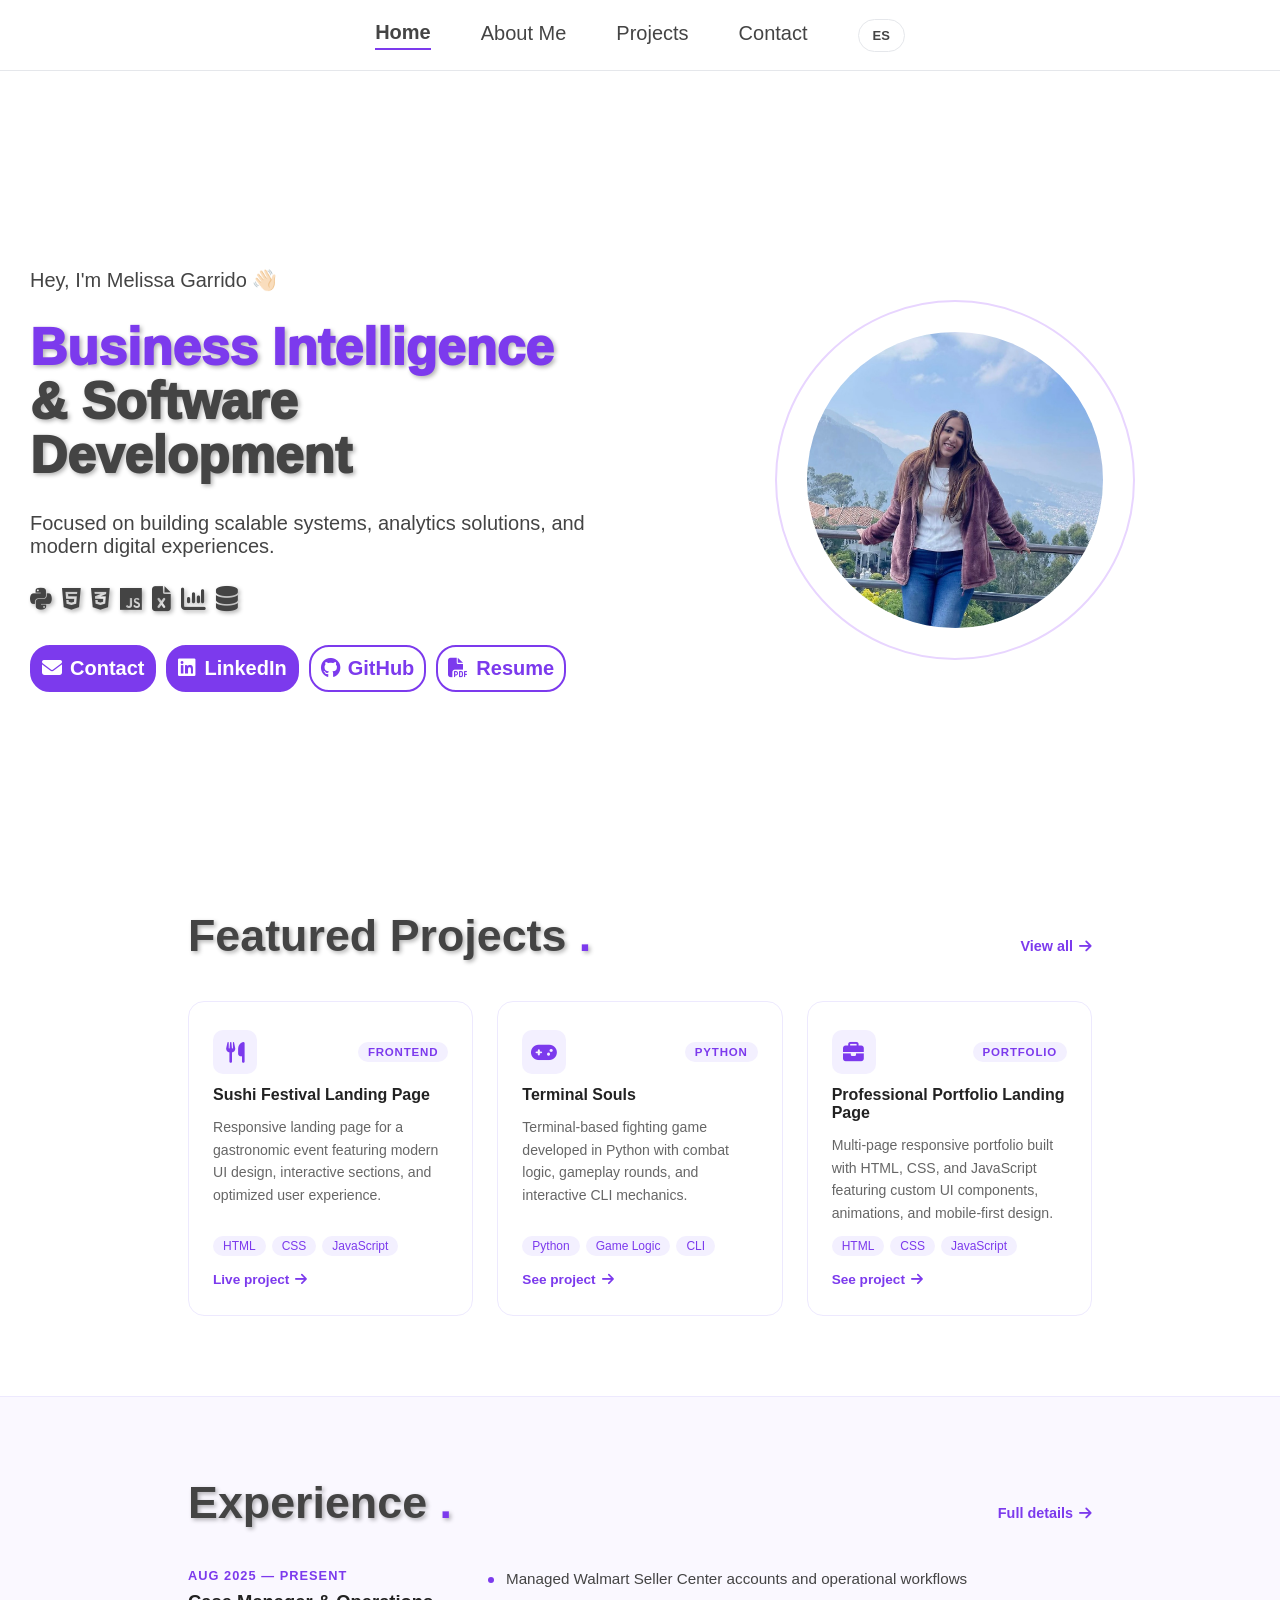
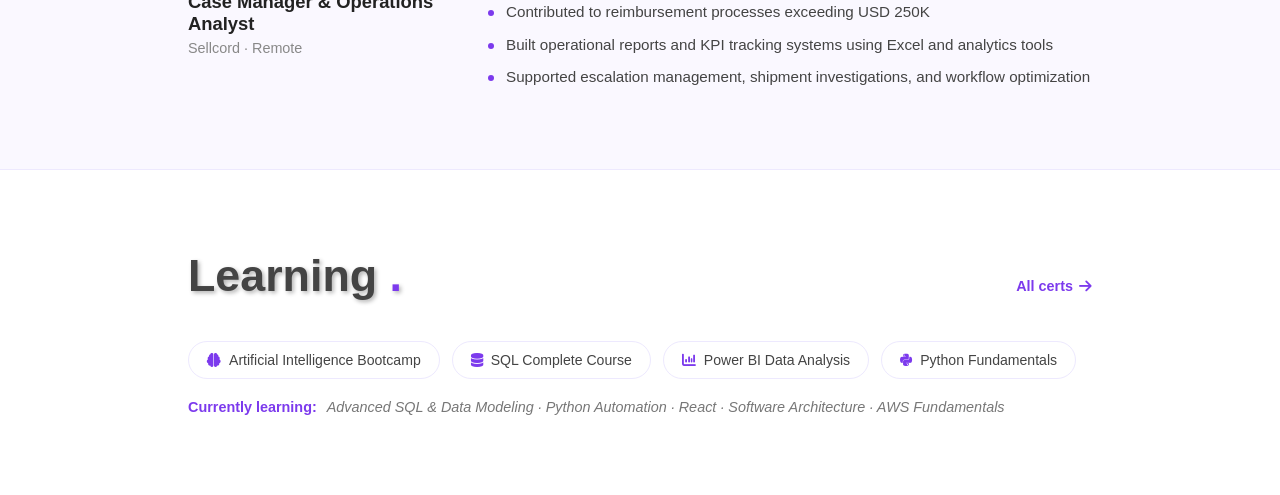
<file: index.html>
<!DOCTYPE html>
<html lang="en">
<head>
    <meta charset="UTF-8">
    <meta name="viewport" content="width=device-width, initial-scale=1.0">
    <link rel="icon" type="image/svg+xml" href="Assets/briefcase.svg">
    <title>Melissa Garrido - Portfolio</title>


    <link rel="stylesheet" href="style.css">

    <link
        rel="stylesheet"
        href="https://cdnjs.cloudflare.com/ajax/libs/font-awesome/6.4.0/css/all.min.css"
    >
</head>

<body>

    <!-- HEADER -->
    <header class="header">

        <a href="index.html" class="headerbtn active" data-en="Home" data-es="Inicio">Home</a>

        <a href="about.html" class="headerbtn" data-en="About Me" data-es="Sobre mí">
            About Me
        </a>

        <a href="projects.html" class="headerbtn" data-en="Projects" data-es="Proyectos">
            Projects
        </a>

        <a href="contact.html" class="headerbtn" data-en="Contact" data-es="Contacto">
            Contact
        </a>


        <button id="lang-toggle" class="lang-btn">
            ES
        </button>

    </header>

    <!-- HERO -->
    <div class="layout">

        <section class="personal-information">

            <span
                class="presentation"
                data-en="Hey, I'm Melissa Garrido 👋🏻"
                data-es="Hola, soy Melissa Garrido 👋🏻"
            >
                Hey, I'm Melissa Garrido 👋🏻
            </span>

            <span class="main-title">

                <span
                    class="highlight"
                    data-en="Business Intelligence"
                    data-es="Inteligencia de Negocios"
                >
                    Business Intelligence
                </span>

                <br>

                <span
                    data-en="& Software Development"
                    data-es="y Desarrollo de Software"
                >
                    &amp; Software Development
                </span>

            </span>

            <span
                class="presentation"
                data-en="Software Developer and Data Analyst based in Colombia, specialized in Python automation, Power BI dashboards, SQL analytics, JavaScript web applications, and operational process optimization. Focused on building scalable systems, analytics solutions, and modern digital experiences."
                data-es="Desarrolladora de Software y Analista de Datos en Colombia, especializada en automatización con Python, dashboards en Power BI, análisis SQL, aplicaciones web con JavaScript y optimización de procesos operativos. Enfocada en construir sistemas escalables, soluciones analíticas y experiencias digitales modernas."
            >
                Focused on building scalable systems,
                analytics solutions, and modern digital experiences.
            </span>

            <!-- SKILLS -->
            <div class="skill-box">

                <i
                    class="skills fa-brands fa-python"
                    title="Python"
                ></i>

                <i
                    class="skills fa-brands fa-html5"
                    title="HTML"
                ></i>

                <i
                    class="skills fa-brands fa-css3-alt"
                    title="CSS"
                ></i>

                <i
                    class="skills fa-brands fa-js"
                    title="JavaScript"
                ></i>

                <i
                    class="skills fa-solid fa-file-excel"
                    title="Excel"
                ></i>

                <i
                    class="skills fa-solid fa-chart-column"
                    title="Power BI"
                ></i>

                <i
                    class="skills fa-solid fa-database"
                    title="SQL"
                ></i>

            </div>

            <!-- BUTTONS -->
            <div class="buttons">

                <a
                    href="contact.html"
                    class="cta-btn filled"
                >
                    <i class="fa-solid fa-envelope"></i>

                    <span data-en="Contact" data-es="Contacto">
                        Contact
                    </span>
                </a>

                <a
                    href="https://www.linkedin.com/in/melissavgs/"
                    class="cta-btn filled"
                    target="_blank"
                    rel="noopener"
                >
                    <i class="fa-brands fa-linkedin"></i>
                    LinkedIn
                </a>

                <a
                    href="https://github.com/melissagarridos"
                    class="cta-btn outline"
                    target="_blank"
                    rel="noopener"
                >
                    <i class="fa-brands fa-github"></i>
                    GitHub
                </a>

                <a
                    href="Assets/Melissa_Garrido_CV.pdf"
                    class="cta-btn outline"
                    target="_blank"
                >
                    <i class="fa-solid fa-file-pdf"></i>

                    <span data-en="Resume" data-es="Hoja de Vida">
                        Resume
                    </span>
                </a>

            </div>

        </section>

        <!-- PHOTO -->
        <section class="photo">

            <img
                src="Assets/IMG_1365.jpg"
                alt="Melissa Garrido"
            >

        </section>

    </div>

    <!-- FEATURED PROJECTS -->
    <section class="home-section" id="home-projects">

        <div class="home-section-inner">

            <div class="home-section-header">

                <h2 class="home-section-title">

                    <span
                        data-en="Featured Projects"
                        data-es="Proyectos Destacados"
                    >
                        Featured Projects
                    </span>

                    <span class="highlight">.</span>

                </h2>

                <a href="projects.html" class="section-link">

                    <span
                        data-en="View all"
                        data-es="Ver todos"
                    >
                        View all
                    </span>

                    <i class="fa-solid fa-arrow-right"></i>

                </a>

            </div>

            <div class="home-projects-grid">

                <!-- SUSHI -->
                <article class="home-project-card">

                    <div class="hpc-top">

                        <div class="hpc-icon">
                            <i class="fa-solid fa-utensils"></i>
                        </div>

                        <span
                            class="hpc-badge"
                            data-en="Frontend"
                            data-es="Frontend"
                        >
                            Frontend
                        </span>

                    </div>

                    <h3
                        class="hpc-title"
                        data-en="Sushi Festival Landing Page"
                        data-es="Landing Page Festival Sushi"
                    >
                        Sushi Festival Landing Page
                    </h3>

                    <p
                        class="hpc-desc"
                        data-en="Responsive landing page for a gastronomic event featuring modern UI design, interactive sections, and optimized user experience."
                        data-es="Landing page responsiva para un evento gastronómico con diseño UI moderno, secciones interactivas y experiencia de usuario optimizada."
                    >
                        Responsive landing page for a gastronomic event
                        featuring modern UI design, interactive sections,
                        and optimized user experience.
                    </p>

                    <div class="hpc-tags">
                        <span>HTML</span>
                        <span>CSS</span>
                        <span>JavaScript</span>
                    </div>

                    <a
                        href="https://festival-gastronomico-baq.netlify.app/"
                        class="hpc-link"
                        target="_blank"
                    >

                        <span
                            data-en="Live project"
                            data-es="Proyecto en vivo"
                        >
                            Live project
                        </span>

                        <i class="fa-solid fa-arrow-right"></i>

                    </a>

                </article>

                <!-- TERMINAL SOULS -->
                <article class="home-project-card">

                    <div class="hpc-top">

                        <div class="hpc-icon">
                            <i class="fa-solid fa-gamepad"></i>
                        </div>

                        <span
                            class="hpc-badge"
                            data-en="Python"
                            data-es="Python"
                        >
                            Python
                        </span>

                    </div>

                    <h3
                        class="hpc-title"
                        data-en="Terminal Souls"
                        data-es="Terminal Souls"
                    >
                        Terminal Souls
                    </h3>

                    <p
                        class="hpc-desc"
                        data-en="Terminal-based fighting game developed in Python with combat logic, gameplay rounds, and interactive CLI mechanics."
                        data-es="Juego de peleas en terminal desarrollado en Python con lógica de combate, rondas de juego y mecánicas interactivas CLI."
                    >
                        Terminal-based fighting game developed in Python
                        with combat logic, gameplay rounds, and
                        interactive CLI mechanics.
                    </p>

                    <div class="hpc-tags">
                        <span>Python</span>
                        <span>Game Logic</span>
                        <span>CLI</span>
                    </div>

                    <a
                        href="https://github.com/melissagarridos/Terminal-Souls"
                        class="hpc-link"
                        target="_blank"
                    >

                        <span
                            data-en="See project"
                            data-es="Ver proyecto"
                        >
                            See project
                        </span>

                        <i class="fa-solid fa-arrow-right"></i>

                    </a>

                </article>

                <!-- PORTFOLIO -->
                <article class="home-project-card">

                    <div class="hpc-top">

                        <div class="hpc-icon">
                            <i class="fa-solid fa-briefcase"></i>
                        </div>

                        <span
                            class="hpc-badge"
                            data-en="Portfolio"
                            data-es="Portafolio"
                        >
                            Portfolio
                        </span>

                    </div>

                    <h3
                        class="hpc-title"
                        data-en="Professional Portfolio Landing Page"
                        data-es="Landing Page de Portafolio Profesional"
                    >
                        Professional Portfolio Landing Page
                    </h3>

                    <p
                        class="hpc-desc"
                        data-en="Multi-page responsive portfolio built with HTML, CSS, and JavaScript featuring custom UI components, animations, and mobile-first design."
                        data-es="Portafolio responsivo multi página construido con HTML, CSS y JavaScript con componentes UI personalizados, animaciones y diseño mobile-first."
                    >
                        Multi-page responsive portfolio built with HTML,
                        CSS, and JavaScript featuring custom UI components,
                        animations, and mobile-first design.
                    </p>

                    <div class="hpc-tags">
                        <span>HTML</span>
                        <span>CSS</span>
                        <span>JavaScript</span>
                    </div>

                    <a
                        href="projects.html"
                        class="hpc-link"
                    >

                        <span
                            data-en="See project"
                            data-es="Ver proyecto"
                        >
                            See project
                        </span>

                        <i class="fa-solid fa-arrow-right"></i>

                    </a>

                </article>

            </div>

        </div>

    </section>

    <!-- EXPERIENCE -->
    <section
        class="home-section home-section-alt"
        id="home-experience"
    >

        <div class="home-section-inner">

            <div class="home-section-header">

                <h2 class="home-section-title">

                    <span
                        data-en="Experience"
                        data-es="Experiencia"
                    >
                        Experience
                    </span>

                    <span class="highlight">.</span>

                </h2>

                <a href="about.html#exp-page" class="section-link">

                    <span
                        data-en="Full details"
                        data-es="Ver detalles"
                    >
                        Full details
                    </span>

                    <i class="fa-solid fa-arrow-right"></i>

                </a>

            </div>

            <div class="exp-snapshot">

                <div class="exp-snap-role">

                    <span
                        class="exp-snap-year"
                        data-en="Aug 2025 — Present"
                        data-es="Ago 2025 — Actualidad"
                    >
                        Aug 2025 — Present
                    </span>

                    <div class="exp-snap-info">

                        <h3
                            data-en="Case Manager & Operations Analyst"
                            data-es="Case Manager y Analista de Operaciones"
                        >
                            Case Manager & Operations Analyst
                        </h3>

                        <span
                            class="exp-snap-company"
                            data-en="Sellcord · Remote"
                            data-es="Sellcord · Remoto"
                        >
                            Sellcord · Remote
                        </span>

                    </div>

                </div>

                <ul class="exp-snap-bullets">

                    <li
                        data-en="Managed Walmart Seller Center accounts and operational workflows"
                        data-es="Gestioné cuentas de Walmart Seller Center y flujos operativos"
                    >
                        Managed Walmart Seller Center accounts
                        and operational workflows
                    </li>

                    <li
                        data-en="Contributed to reimbursement processes exceeding USD 250K"
                        data-es="Contribuí a procesos de reembolsos superiores a USD 250K"
                    >
                        Contributed to reimbursement processes
                        exceeding USD 250K
                    </li>

                    <li
                        data-en="Built operational reports and KPI tracking systems using Excel and analytics tools"
                        data-es="Desarrollé reportes operativos y sistemas de seguimiento KPI usando Excel y herramientas analíticas"
                    >
                        Built operational reports and KPI tracking
                        systems using Excel and analytics tools
                    </li>

                    <li
                        data-en="Supported escalation management, shipment investigations, and workflow optimization"
                        data-es="Apoyé gestión de escalaciones, investigaciones de envíos y optimización de procesos"
                    >
                        Supported escalation management,
                        shipment investigations, and workflow optimization
                    </li>

                </ul>

            </div>

        </div>

    </section>

    <!-- CERTIFICATIONS -->
    <section class="home-section" id="home-certs">

        <div class="home-section-inner">

            <div class="home-section-header">

                <h2 class="home-section-title">

                    <span
                        data-en="Learning"
                        data-es="Aprendizaje"
                    >
                        Learning
                    </span>

                    <span class="highlight">.</span>

                </h2>

                <a href="about.html#certs" class="section-link">

                    <span
                        data-en="All certs"
                        data-es="Todas las certificaciones"
                    >
                        All certs
                    </span>

                    <i class="fa-solid fa-arrow-right"></i>

                </a>

            </div>

            <div class="home-certs-row">

                <div
                    class="home-cert-pill"
                    data-en="Artificial Intelligence Bootcamp"
                    data-es="Bootcamp de Inteligencia Artificial"
                >
                    <i class="fa-solid fa-brain"></i>
                    Artificial Intelligence Bootcamp
                </div>

                <div
                    class="home-cert-pill"
                    data-en="SQL Complete Course"
                    data-es="Curso Completo de SQL"
                >
                    <i class="fa-solid fa-database"></i>
                    SQL Complete Course
                </div>

                <div
                    class="home-cert-pill"
                    data-en="Power BI Data Analysis"
                    data-es="Análisis de Datos con Power BI"
                >
                    <i class="fa-solid fa-chart-column"></i>
                    Power BI Data Analysis
                </div>

                <div
                    class="home-cert-pill"
                    data-en="Python Fundamentals"
                    data-es="Fundamentos de Python"
                >
                    <i class="fa-brands fa-python"></i>
                    Python Fundamentals
                </div>

            </div>

            <div class="home-currently-learning">

                <span
                    class="currently-label"
                    data-en="Currently learning:"
                    data-es="Aprendiendo actualmente:"
                >
                    Currently learning:
                </span>

                <span
                    class="currently-items"
                    data-en="Advanced SQL & Data Modeling · Python Automation · React · Software Architecture · AWS Fundamentals"
                    data-es="SQL Avanzado y Modelado de Datos · Automatización con Python · React · Arquitectura de Software · Fundamentos de AWS"
                >
                    Advanced SQL &amp; Data Modeling ·
                    Python Automation ·
                    React ·
                    Software Architecture ·
                    AWS Fundamentals
                </span>

            </div>

        </div>

    </section>

<script src="index.js"></script>

</body>
</html>
</file>
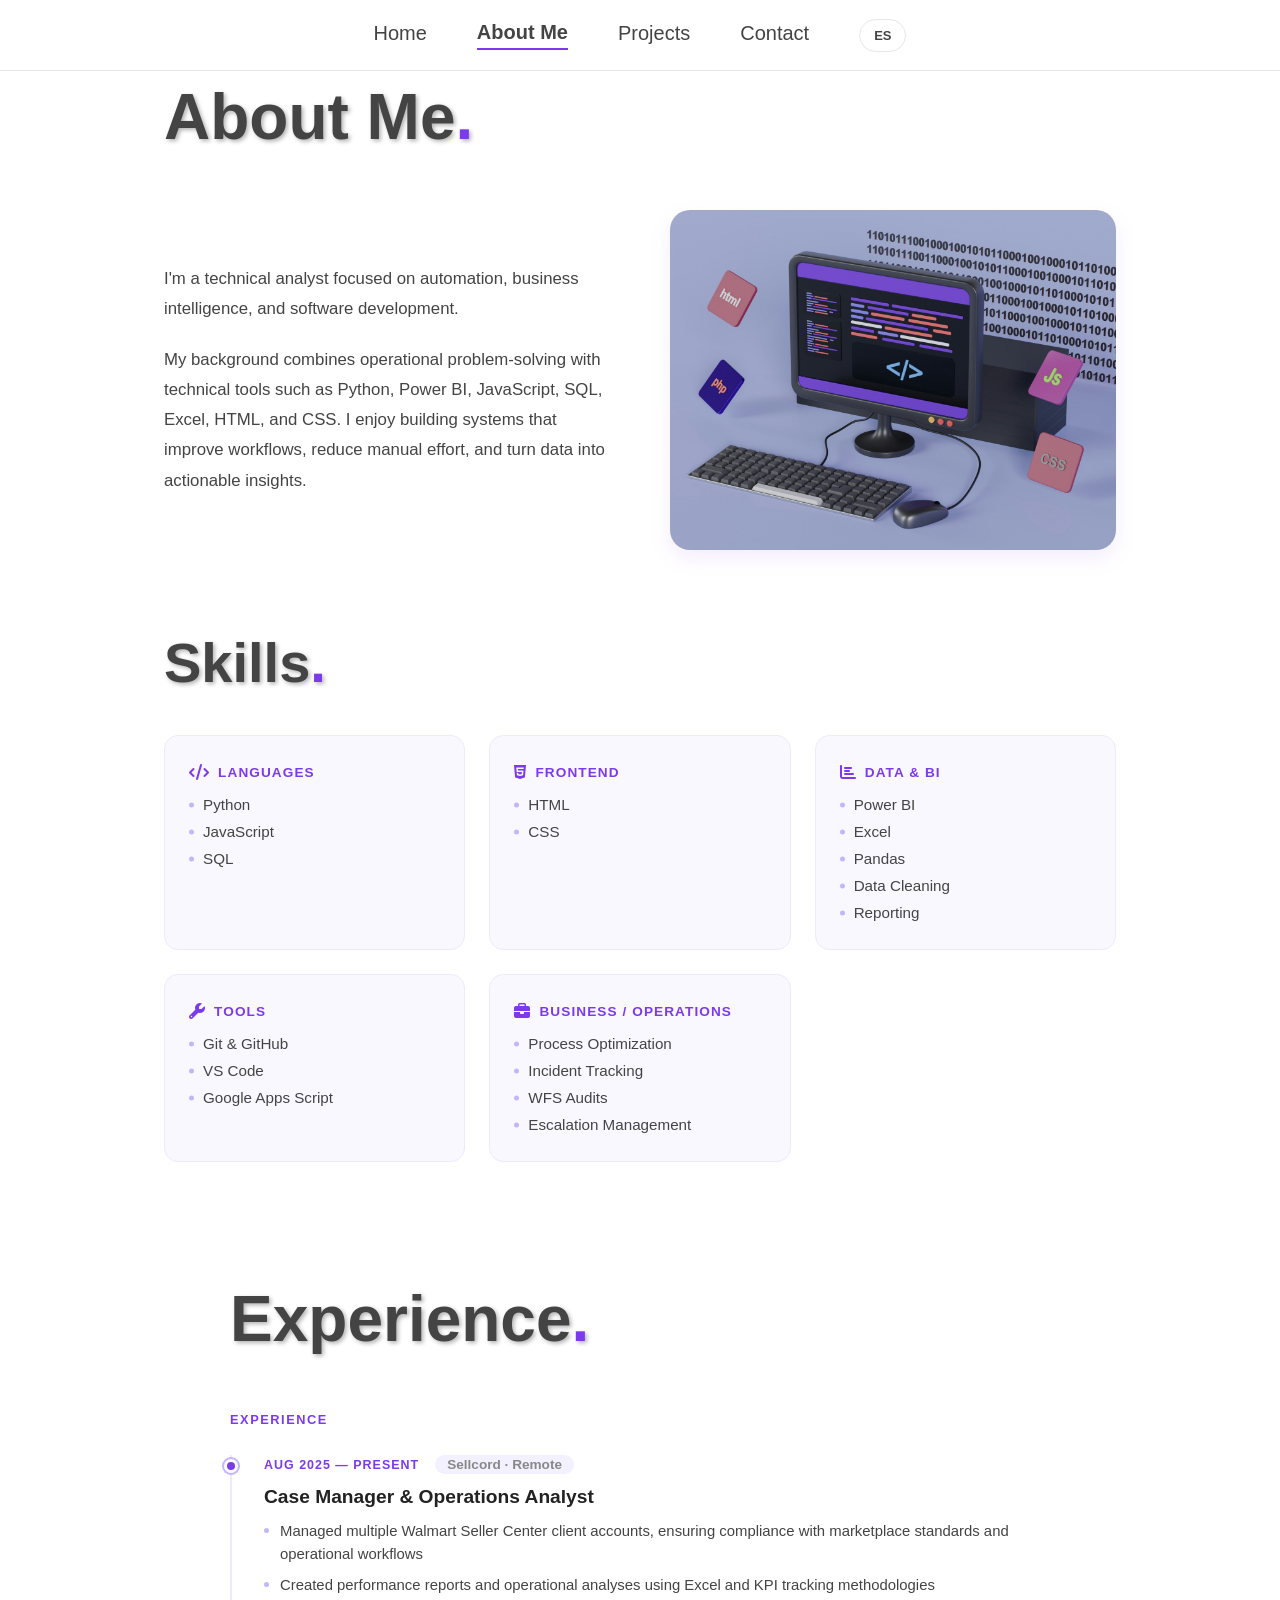
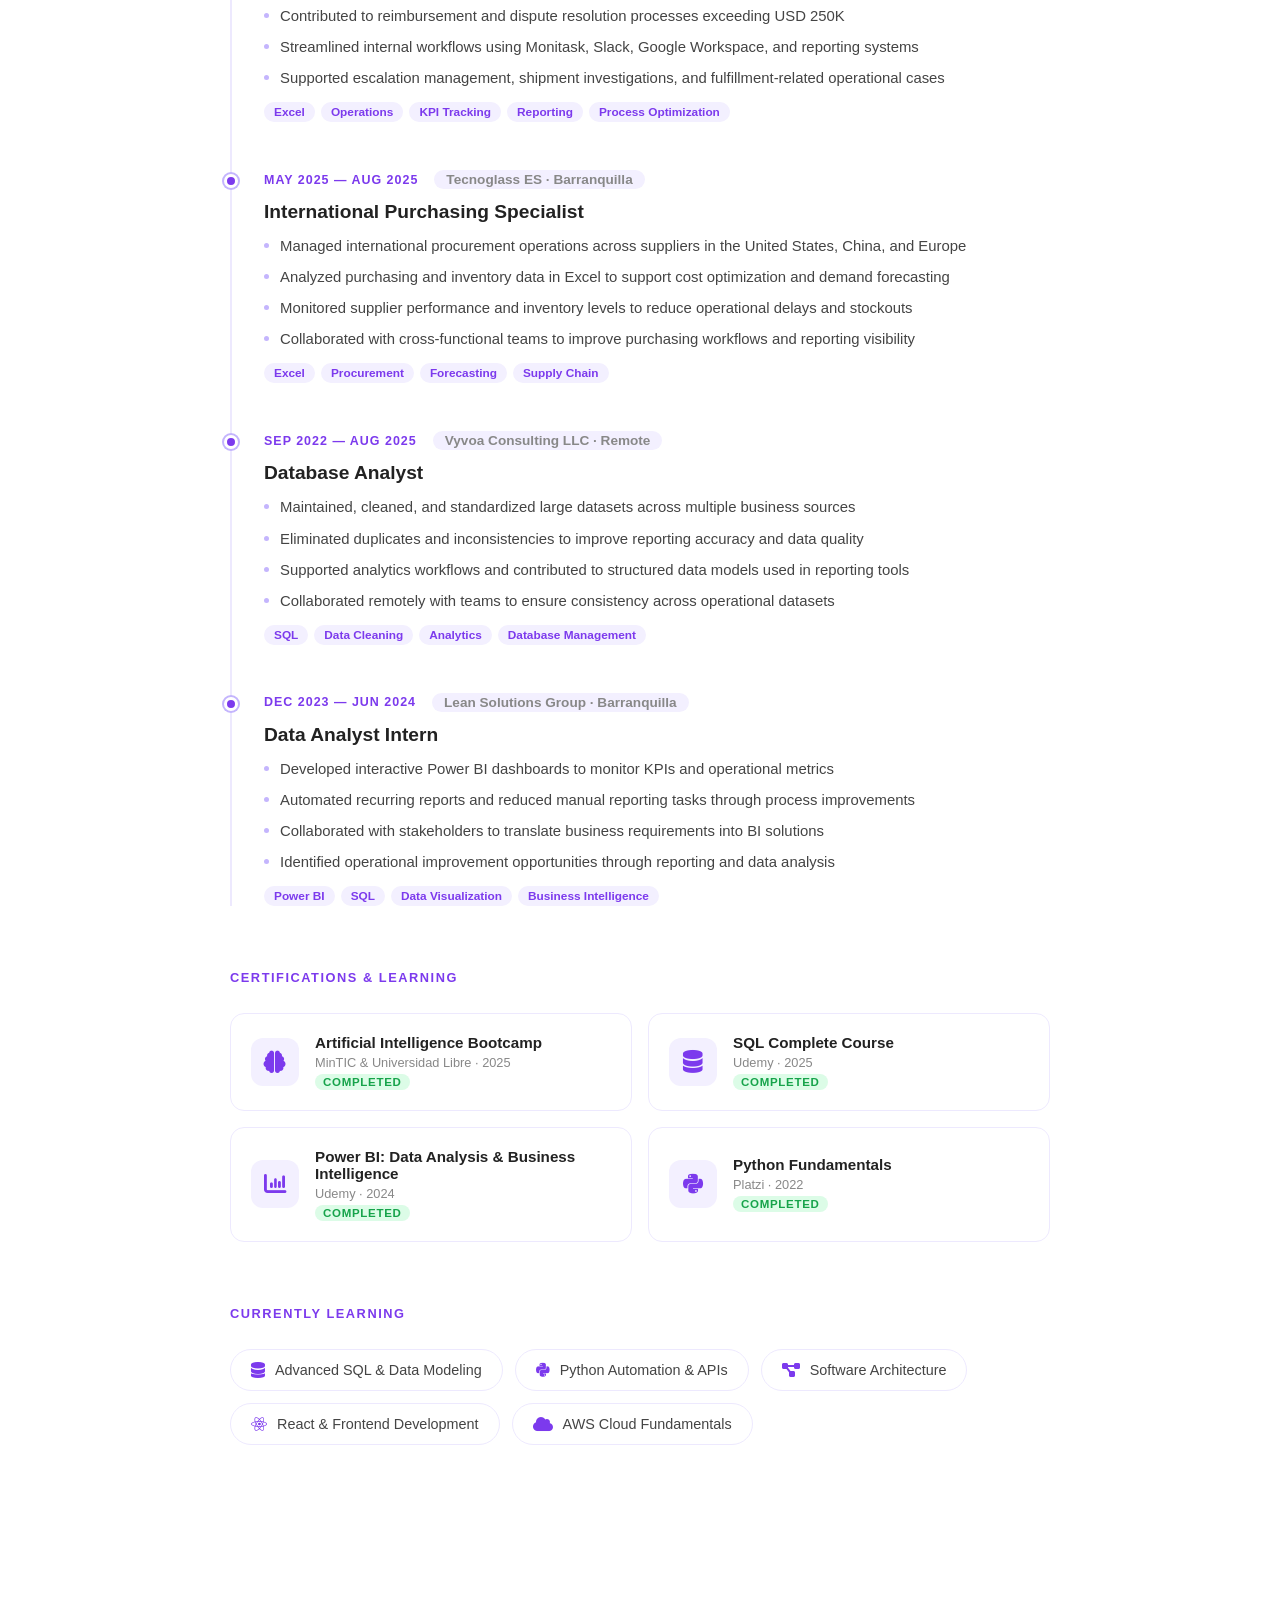
<file: about.html>
<!DOCTYPE html>
<html lang="en">
<head>
    <meta charset="UTF-8">
    <meta name="viewport" content="width=device-width, initial-scale=1.0">
    <link rel="icon" type="image/svg+xml" href="Assets/briefcase.svg">
    <title>Melissa Garrido - Portfolio</title>
    <link rel="stylesheet" href="style.css">
    <link rel="stylesheet" href="https://cdnjs.cloudflare.com/ajax/libs/font-awesome/6.4.0/css/all.min.css">
</head>
<body>

    <!-- HEADER -->
    <header class="header">

        <a href="index.html" class="headerbtn" data-en="Home" data-es="Inicio">
            Home
        </a>

        <a href="about.html" class="headerbtn active" data-en="About Me" data-es="Sobre mí">
            About Me
        </a>

        <a href="projects.html" class="headerbtn" data-en="Projects" data-es="Proyectos">
            Projects
        </a>

        <a href="contact.html" class="headerbtn" data-en="Contact" data-es="Contacto">
            Contact
        </a>

        <button id="lang-toggle" class="lang-btn">
            ES
        </button>

    </header>
    
    <main class="about-page">

        <!-- ── Page Title ── -->
        <section class="about-hero">

            <h1 
                class="title"
                data-en="About Me<span class='highlight'>.</span>"
                data-es="Sobre mí<span class='highlight'>.</span>"
            >
                About Me<span class="highlight">.</span>
            </h1>

        </section>

        <!-- ── Bio + Photo ── -->
        <section class="about-bio-grid">

            <div class="about-bio-text">

                <p
                    data-en="I'm a technical analyst focused on automation, business intelligence, and software development."
                    data-es="Soy una analista técnica enfocada en automatización, inteligencia de negocios y desarrollo de software."
                >
                    I'm a technical analyst focused on automation, business intelligence, and software development.
                </p>

                <p
                    data-en="My background combines operational problem-solving with technical tools such as Python, Power BI, JavaScript, SQL, Excel, HTML, and CSS. I enjoy building systems that improve workflows, reduce manual effort, and turn data into actionable insights."
                    data-es="Mi experiencia combina resolución de problemas operativos con herramientas técnicas como Python, Power BI, JavaScript, SQL, Excel, HTML y CSS. Disfruto construir sistemas que mejoren flujos de trabajo, reduzcan tareas manuales y conviertan datos en información útil."
                >
                    My background combines operational problem-solving with technical tools such as Python, Power BI, JavaScript, SQL, Excel, HTML, and CSS. I enjoy building systems that improve workflows, reduce manual effort, and turn data into actionable insights.
                </p>

            </div>

            <div class="about-photo">

                <img src="Assets/coding.jpg" alt="Melissa at work" id="photo-code">

            </div>

        </section>

        <!-- ── Skills ── -->
        <section class="about-skills">

            <h2 
                class="about-skills-title"
                data-en="Skills<span class='highlight'>.</span>"
                data-es="Habilidades<span class='highlight'>.</span>"
            >
                Skills<span class="highlight">.</span>
            </h2>

            <div class="skills-grid">

                <div class="skill-category">

                    <h3 
                        class="skill-cat-title"
                        data-en="<i class='fa-solid fa-code'></i> Languages"
                        data-es="<i class='fa-solid fa-code'></i> Lenguajes"
                    >
                        <i class="fa-solid fa-code"></i> Languages
                    </h3>

                    <ul class="skill-list">
                        <li>Python</li>
                        <li>JavaScript</li>
                        <li>SQL</li>
                    </ul>

                </div>

                <div class="skill-category">

                    <h3 
                        class="skill-cat-title"
                        data-en="<i class='fa-brands fa-html5'></i> Frontend"
                        data-es="<i class='fa-brands fa-html5'></i> Frontend"
                    >
                        <i class="fa-brands fa-html5"></i> Frontend
                    </h3>

                    <ul class="skill-list">
                        <li>HTML</li>
                        <li>CSS</li>
                    </ul>

                </div>

                <div class="skill-category">

                    <h3 
                        class="skill-cat-title"
                        data-en="<i class='fa-solid fa-chart-bar'></i> Data &amp; BI"
                        data-es="<i class='fa-solid fa-chart-bar'></i> Datos &amp; BI"
                    >
                        <i class="fa-solid fa-chart-bar"></i> Data &amp; BI
                    </h3>

                    <ul class="skill-list">

                        <li>Power BI</li>
                        <li>Excel</li>
                        <li>Pandas</li>

                        <li
                            data-en="Data Cleaning"
                            data-es="Limpieza de Datos"
                        >
                            Data Cleaning
                        </li>

                        <li
                            data-en="Reporting"
                            data-es="Reportes"
                        >
                            Reporting
                        </li>

                    </ul>

                </div>

                <div class="skill-category">

                    <h3 
                        class="skill-cat-title"
                        data-en="<i class='fa-solid fa-wrench'></i> Tools"
                        data-es="<i class='fa-solid fa-wrench'></i> Herramientas"
                    >
                        <i class="fa-solid fa-wrench"></i> Tools
                    </h3>

                    <ul class="skill-list">

                        <li>Git &amp; GitHub</li>
                        <li>VS Code</li>

                        <li
                            data-en="Google Apps Script"
                            data-es="Google Apps Script"
                        >
                            Google Apps Script
                        </li>

                    </ul>

                </div>

                <div class="skill-category">

                    <h3 
                        class="skill-cat-title"
                        data-en="<i class='fa-solid fa-briefcase'></i> Business / Operations"
                        data-es="<i class='fa-solid fa-briefcase'></i> Negocios / Operaciones"
                    >
                        <i class="fa-solid fa-briefcase"></i> Business / Operations
                    </h3>

                    <ul class="skill-list">

                        <li
                            data-en="Process Optimization"
                            data-es="Optimización de Procesos"
                        >
                            Process Optimization
                        </li>

                        <li
                            data-en="Incident Tracking"
                            data-es="Seguimiento de Incidentes"
                        >
                            Incident Tracking
                        </li>

                        <li>WFS Audits</li>

                        <li
                            data-en="Escalation Management"
                            data-es="Gestión de Escalaciones"
                        >
                            Escalation Management
                        </li>

                    </ul>

                </div>

            </div>

        </section>

    </main>

        <main id="exp-page" class="exp-page">

        <!-- ── Page Title ── -->
        <section class="exp-hero">
            <h1 class="title">
                <span data-en="Experience" data-es="Experiencia">Experience</span><span class="highlight">.</span>
            </h1>
        </section>

        <!-- ── Work Experience ── -->
        <section class="exp-section">

            <h2 class="section-label" data-en="Experience" data-es="Experiencia">Experience</h2>

            <div class="timeline">

                <!-- Sellcord -->
                <article class="timeline-item">
                    <div class="timeline-marker"></div>
                    <div class="timeline-content">
                        <div class="timeline-meta">
                            <span class="timeline-date" data-en="Aug 2025 — Present" data-es="Ago 2025 — Actualidad">Aug 2025 — Present</span>
                            <span class="timeline-company" data-en="Sellcord · Remote" data-es="Sellcord · Remoto">Sellcord · Remote</span>
                        </div>
                        <h3 class="timeline-role" data-en="Case Manager &amp; Operations Analyst" data-es="Case Manager y Analista de Operaciones">Case Manager & Operations Analyst</h3>
                        <ul class="timeline-bullets">
                            <li data-en="Managed multiple Walmart Seller Center client accounts, ensuring compliance with marketplace standards and operational workflows" data-es="Gestioné múltiples cuentas de clientes en Walmart Seller Center, garantizando el cumplimiento de los estándares del marketplace y los flujos operativos">Managed multiple Walmart Seller Center client accounts, ensuring compliance with marketplace standards and operational workflows</li>
                            <li data-en="Created performance reports and operational analyses using Excel and KPI tracking methodologies" data-es="Creé reportes de rendimiento y análisis operativos usando Excel y metodologías de seguimiento de KPI">Created performance reports and operational analyses using Excel and KPI tracking methodologies</li>
                            <li data-en="Contributed to reimbursement and dispute resolution processes exceeding USD 250K" data-es="Contribuí a procesos de reembolsos y resolución de disputas superiores a USD 250K">Contributed to reimbursement and dispute resolution processes exceeding USD 250K</li>
                            <li data-en="Streamlined internal workflows using Monitask, Slack, Google Workspace, and reporting systems" data-es="Optimicé flujos de trabajo internos usando Monitask, Slack, Google Workspace y sistemas de reportes">Streamlined internal workflows using Monitask, Slack, Google Workspace, and reporting systems</li>
                            <li data-en="Supported escalation management, shipment investigations, and fulfillment-related operational cases" data-es="Apoyé la gestión de escalaciones, investigaciones de envíos y casos operativos relacionados con el fulfillment">Supported escalation management, shipment investigations, and fulfillment-related operational cases</li>
                        </ul>
                        <div class="timeline-tags">
                            <span>Excel</span>
                            <span data-en="Operations" data-es="Operaciones">Operations</span>
                            <span>KPI Tracking</span>
                            <span data-en="Reporting" data-es="Reportes">Reporting</span>
                            <span data-en="Process Optimization" data-es="Optimización de Procesos">Process Optimization</span>
                        </div>
                    </div>
                </article>

                <!-- Tecnoglass -->
                <article class="timeline-item">
                    <div class="timeline-marker"></div>
                    <div class="timeline-content">
                        <div class="timeline-meta">
                            <span class="timeline-date" data-en="May 2025 — Aug 2025" data-es="May 2025 — Ago 2025">May 2025 — Aug 2025</span>
                            <span class="timeline-company">Tecnoglass ES · Barranquilla</span>
                        </div>
                        <h3 class="timeline-role" data-en="International Purchasing Specialist" data-es="Especialista en Compras Internacionales">International Purchasing Specialist</h3>
                        <ul class="timeline-bullets">
                            <li data-en="Managed international procurement operations across suppliers in the United States, China, and Europe" data-es="Gestioné operaciones de compras internacionales con proveedores en Estados Unidos, China y Europa">Managed international procurement operations across suppliers in the United States, China, and Europe</li>
                            <li data-en="Analyzed purchasing and inventory data in Excel to support cost optimization and demand forecasting" data-es="Analicé datos de compras e inventario en Excel para apoyar la optimización de costos y la previsión de demanda">Analyzed purchasing and inventory data in Excel to support cost optimization and demand forecasting</li>
                            <li data-en="Monitored supplier performance and inventory levels to reduce operational delays and stockouts" data-es="Monitoreé el rendimiento de proveedores y los niveles de inventario para reducir retrasos operativos y quiebres de stock">Monitored supplier performance and inventory levels to reduce operational delays and stockouts</li>
                            <li data-en="Collaborated with cross-functional teams to improve purchasing workflows and reporting visibility" data-es="Colaboré con equipos multifuncionales para mejorar los flujos de compras y la visibilidad de reportes">Collaborated with cross-functional teams to improve purchasing workflows and reporting visibility</li>
                        </ul>
                        <div class="timeline-tags">
                            <span>Excel</span>
                            <span data-en="Procurement" data-es="Compras">Procurement</span>
                            <span data-en="Forecasting" data-es="Pronósticos">Forecasting</span>
                            <span data-en="Supply Chain" data-es="Cadena de Suministro">Supply Chain</span>
                        </div>
                    </div>
                </article>

                <!-- Vyvoa -->
                <article class="timeline-item">
                    <div class="timeline-marker"></div>
                    <div class="timeline-content">
                        <div class="timeline-meta">
                            <span class="timeline-date" data-en="Sep 2022 — Aug 2025" data-es="Sep 2022 — Ago 2025">Sep 2022 — Aug 2025</span>
                            <span class="timeline-company" data-en="Vyvoa Consulting LLC · Remote" data-es="Vyvoa Consulting LLC · Remoto">Vyvoa Consulting LLC · Remote</span>
                        </div>
                        <h3 class="timeline-role" data-en="Database Analyst" data-es="Analista de Base de Datos">Database Analyst</h3>
                        <ul class="timeline-bullets">
                            <li data-en="Maintained, cleaned, and standardized large datasets across multiple business sources" data-es="Mantuve, limpié y estandaricé grandes conjuntos de datos de múltiples fuentes empresariales">Maintained, cleaned, and standardized large datasets across multiple business sources</li>
                            <li data-en="Eliminated duplicates and inconsistencies to improve reporting accuracy and data quality" data-es="Eliminé duplicados e inconsistencias para mejorar la precisión de los reportes y la calidad de los datos">Eliminated duplicates and inconsistencies to improve reporting accuracy and data quality</li>
                            <li data-en="Supported analytics workflows and contributed to structured data models used in reporting tools" data-es="Apoyé flujos de trabajo analíticos y contribuí a modelos de datos estructurados usados en herramientas de reportes">Supported analytics workflows and contributed to structured data models used in reporting tools</li>
                            <li data-en="Collaborated remotely with teams to ensure consistency across operational datasets" data-es="Colaboré de forma remota con equipos para garantizar la consistencia en los conjuntos de datos operativos">Collaborated remotely with teams to ensure consistency across operational datasets</li>
                        </ul>
                        <div class="timeline-tags">
                            <span>SQL</span>
                            <span data-en="Data Cleaning" data-es="Limpieza de Datos">Data Cleaning</span>
                            <span data-en="Analytics" data-es="Analítica">Analytics</span>
                            <span data-en="Database Management" data-es="Gestión de Bases de Datos">Database Management</span>
                        </div>
                    </div>
                </article>

                <!-- Lean Solutions -->
                <article class="timeline-item">
                    <div class="timeline-marker"></div>
                    <div class="timeline-content">
                        <div class="timeline-meta">
                            <span class="timeline-date">Dec 2023 — Jun 2024</span>
                            <span class="timeline-company">Lean Solutions Group · Barranquilla</span>
                        </div>
                        <h3 class="timeline-role" data-en="Data Analyst Intern" data-es="Pasante de Análisis de Datos">Data Analyst Intern</h3>
                        <ul class="timeline-bullets">
                            <li data-en="Developed interactive Power BI dashboards to monitor KPIs and operational metrics" data-es="Desarrollé dashboards interactivos en Power BI para monitorear KPIs y métricas operativas">Developed interactive Power BI dashboards to monitor KPIs and operational metrics</li>
                            <li data-en="Automated recurring reports and reduced manual reporting tasks through process improvements" data-es="Automaticé reportes recurrentes y reduje tareas manuales de reporte mediante mejoras en los procesos">Automated recurring reports and reduced manual reporting tasks through process improvements</li>
                            <li data-en="Collaborated with stakeholders to translate business requirements into BI solutions" data-es="Colaboré con stakeholders para traducir requisitos de negocio en soluciones de BI">Collaborated with stakeholders to translate business requirements into BI solutions</li>
                            <li data-en="Identified operational improvement opportunities through reporting and data analysis" data-es="Identifiqué oportunidades de mejora operativa a través de reportes y análisis de datos">Identified operational improvement opportunities through reporting and data analysis</li>
                        </ul>
                        <div class="timeline-tags">
                            <span>Power BI</span>
                            <span>SQL</span>
                            <span data-en="Data Visualization" data-es="Visualización de Datos">Data Visualization</span>
                            <span data-en="Business Intelligence" data-es="Inteligencia de Negocios">Business Intelligence</span>
                        </div>
                    </div>
                </article>

            </div>
        </section>

        <!-- ── Certifications ── -->
        <section id="certs" class="exp-section">

            <h2 class="section-label" data-en="Certifications &amp; Learning" data-es="Certificaciones y Aprendizaje">Certifications & Learning</h2>

            <div class="certs-grid">

                <div class="cert-card">
                    <div class="cert-icon"><i class="fa-solid fa-brain"></i></div>
                    <div class="cert-body">
                        <h4 data-en="Artificial Intelligence Bootcamp" data-es="Bootcamp de Inteligencia Artificial">Artificial Intelligence Bootcamp</h4>
                        <span class="cert-provider">MinTIC &amp; Universidad Libre · 2025</span>
                        <span class="cert-status completed" data-en="Completed" data-es="Completado">Completed</span>
                    </div>
                </div>

                <div class="cert-card">
                    <div class="cert-icon"><i class="fa-solid fa-database"></i></div>
                    <div class="cert-body">
                        <h4 data-en="SQL Complete Course" data-es="Curso Completo de SQL">SQL Complete Course</h4>
                        <span class="cert-provider">Udemy · 2025</span>
                        <span class="cert-status completed" data-en="Completed" data-es="Completado">Completed</span>
                    </div>
                </div>

                <div class="cert-card">
                    <div class="cert-icon"><i class="fa-solid fa-chart-column"></i></div>
                    <div class="cert-body">
                        <h4 data-en="Power BI: Data Analysis &amp; Business Intelligence" data-es="Power BI: Análisis de Datos e Inteligencia de Negocios">Power BI: Data Analysis & Business Intelligence</h4>
                        <span class="cert-provider">Udemy · 2024</span>
                        <span class="cert-status completed" data-en="Completed" data-es="Completado">Completed</span>
                    </div>
                </div>

                <div class="cert-card">
                    <div class="cert-icon"><i class="fa-brands fa-python"></i></div>
                    <div class="cert-body">
                        <h4 data-en="Python Fundamentals" data-es="Fundamentos de Python">Python Fundamentals</h4>
                        <span class="cert-provider">Platzi · 2022</span>
                        <span class="cert-status completed" data-en="Completed" data-es="Completado">Completed</span>
                    </div>
                </div>

            </div>
        </section>

        <!-- ── Currently Learning ── -->
        <section  class="exp-section">

            <h2 class="section-label" data-en="Currently Learning" data-es="Aprendiendo Actualmente">Currently Learning</h2>

            <div class="learning-grid">

                <div class="learning-item">
                    <i class="fa-solid fa-database"></i>
                    <span data-en="Advanced SQL &amp; Data Modeling" data-es="SQL Avanzado y Modelado de Datos">Advanced SQL & Data Modeling</span>
                </div>

                <div class="learning-item">
                    <i class="fa-brands fa-python"></i>
                    <span data-en="Python Automation &amp; APIs" data-es="Automatización con Python y APIs">Python Automation & APIs</span>
                </div>

                <div class="learning-item">
                    <i class="fa-solid fa-diagram-project"></i>
                    <span data-en="Software Architecture" data-es="Arquitectura de Software">Software Architecture</span>
                </div>

                <div class="learning-item">
                    <i class="fa-brands fa-react"></i>
                    <span data-en="React &amp; Frontend Development" data-es="React y Desarrollo Frontend">React & Frontend Development</span>
                </div>

                <div class="learning-item">
                    <i class="fa-solid fa-cloud"></i>
                    <span data-en="AWS Cloud Fundamentals" data-es="Fundamentos de AWS Cloud">AWS Cloud Fundamentals</span>
                </div>

            </div>
        </section>

    </main>

    <script src="index.js"></script>

</body>
</html>
</file>
<file: style.css>
/* ══════════════════════════════════════════════════════
   MELISSA GARRIDO — PORTFOLIO STYLES
   Structure:
     1. CSS Variables & Reset
     2. Header
     3. Home Layout
     4. Titles (shared)
     5. About Page
     6. Contact Page
     7. Pets Page
     8. Home Page — Sections (Projects, Experience, Certs)
     9. Projects Page
    10. Experience Page
    11. Responsive — Large screens (≤ 1440px)
    12. Responsive — Tablet  (≤ 1024px)
    13. Responsive — Mobile  (≤  768px)
    14. Responsive — Small   (≤  480px)
   ══════════════════════════════════════════════════════ */


/* ─── 1. CSS VARIABLES & RESET ───────────────────────── */
:root {
  --primary:       #7C3AED;
  --primary-light: #C4B5FD;
  --text:          #444444;
  --border:        #E5E7EB;
  --bg:            #FFFFFF;
  --radius:        8px;
  --shadow:        0 8px 20px rgba(181, 127, 228, 0.15);
  --hover-shadow:  0 20px 50px rgba(181, 127, 228, 0.20);
  --text-shadow:   2px 2px 4px rgba(0, 0, 0, 0.3);
  --header-height: 70px;
}

*,
*::before,
*::after {
  box-sizing: border-box;
}

body {
  margin: 0;
  color: var(--text);
  background: var(--bg);
  font-family: 'Segoe UI', Tahoma, Geneva, Verdana, sans-serif;
  animation: pageFade 0.8s ease;
}

html {
  scroll-behavior: smooth;
}


/* ─── 2. HEADER ──────────────────────────────────────── */
.header {
  position: fixed;
  top: 0;
  left: 0;
  width: 100%;
  height: var(--header-height);
  display: flex;
  flex-wrap: wrap;
  justify-content: center;
  align-items: center;
  gap: 50px;
  padding: 0.5rem 1rem;
  background: var(--bg);
  box-shadow: 0 1px 0 var(--border);
  z-index: 100;
}

.headerbtn {
  color: var(--text);
  text-decoration: none;
  font-size: 20px;
  font-weight: 500;
  padding-bottom: 4px;
  transition: color 0.2s ease;
}

.headerbtn:hover {
  color: var(--primary-light);
}

.headerbtn.active {
  font-weight: 600;
  color: var(--text);
  border-bottom: 2px solid var(--primary);
}

.lang-btn {
  border: 1px solid var(--border);
  background: #fff;
  color: var(--text);
  padding: 8px 14px;
  border-radius: 20px;
  font-size: 13px;
  font-weight: 600;
  cursor: pointer;
  transition: all 0.25s ease;
}

.lang-btn:hover {
  background: var(--primary);
  color: #fff;
  border-color: var(--primary);
}


/* ─── 3. HOME LAYOUT ─────────────────────────────────── */
.layout {
  display: grid;
  grid-template-columns: 1fr 1fr;
  min-height: calc(100dvh - var(--header-height));

  margin: 0 auto;
  align-items: center;
  justify-items: center;
}

.contact-page {
  padding-top: var(--header-height);
}

.personal-information {
  display: flex;
  flex-direction: column;
  justify-content: center;
  gap: 29px;
  margin: 20px;
}

.presentation {
  font-size: 20px;
}

.center-subtitle {
  font-size: 15px;
  display: flex;
  align-items: center;
  justify-content: center;
  text-align: center;
}

.main-title {
  font-size: clamp(2rem, 4vw, 60px);
  font-weight: 1000;
  line-height: 1.05;
  text-shadow: var(--text-shadow);
  margin: 0;
}

.highlight {
  color: var(--primary);
}


.skill-box {
  display: flex;
  gap: 10px;
  flex-wrap: wrap;
}

.skills {
  font-size: 25px;
  text-shadow: var(--text-shadow);
  transition: transform 0.2s ease;
}

.skills:hover {
  transform: translateY(-2px);
}

/* CTA Buttons */
.buttons {
  display: flex;
  gap: 10px;
  flex-wrap: wrap;
  margin-top: 4px;
}

.cta-btn {
  display: inline-flex;
  align-items: center;
  gap: 8px;
  padding: 10px 10px;
  border-radius: 20px;
  font-size: 20px;
  font-weight: 600;
  text-decoration: none;
  cursor: pointer;
  white-space: nowrap;
}

.cta-btn.filled {
  background: var(--primary);
  color: #fff;
  border: 2px solid var(--primary);
}

.cta-btn.filled:hover {
  background: #6d28d9;
  border-color: #6d28d9;
}

.cta-btn.outline {
  background: transparent;
  color: var(--primary);
  border: 2px solid var(--primary);
}

.cta-btn.outline:hover {
  background: var(--primary);
  color: #fff;
}

/* Photo column */
.photo {
  display: flex;
  align-items: center;
  justify-content: center;
}

.photo img {
  width: 400px;
  height: 400px;
  border-radius: 50%;
  object-fit: cover;
  padding: 30px;
  border: 2px solid #e8d5ff;
}

.photo img:hover {
  border-color: var(--primary-light);
}


/* ─── 4. TITLES (shared across pages) ───────────────── */
.title {
  font-size: clamp(2rem, 5vw, 4rem);
  font-weight: bold;
  text-shadow: var(--text-shadow);
}

.center-title {
  font-size: clamp(2rem, 5vw, 4rem);
  font-weight: bold;
  text-shadow: var(--text-shadow);
  text-align: center;
}


/* ─── 5. ABOUT PAGE ──────────────────────────────────── */
.about-page {
  max-width: 1100px;
  min-height: calc(100dvh - var(--header-height));
  padding: 80px 24px 60px;
  margin: 0 auto;
}

.about-hero {
  margin-bottom: 56px;
}

.about-hero .title {
  margin: 0;
}

.about-bio-grid {
  display: grid;
  grid-template-columns: 1fr 1fr;
  gap: 60px;
  align-items: center;
  margin-bottom: 80px;
}

.about-bio-text p {
  font-size: 1.05rem;
  line-height: 1.8;
  color: var(--text);
  margin: 0 0 20px;
}

.about-bio-text p:last-child {
  margin-bottom: 0;
}

.about-photo {
  display: flex;
  justify-content: center;
}

#photo-code {
  width: 100%;
  max-width: 480px;
  height: 340px;
  object-fit: cover;
  border-radius: 20px;
  display: block;
  box-shadow: var(--shadow);
  transition: box-shadow 0.3s ease, transform 0.3s ease;
}

#photo-code:hover {
  transform: translateY(-4px);
  box-shadow: var(--hover-shadow);
}

.about-skills-title {
  font-size: clamp(2rem, 5vw, 3.5rem);
  font-weight: bold;
  text-shadow: var(--text-shadow);
  margin: 0 0 40px;
}

.skills-grid {
  display: grid;
  grid-template-columns: repeat(3, 1fr);
  gap: 24px;
}

.skill-category {
  background: #faf8ff;
  border: 1px solid #ede9fe;
  border-radius: 14px;
  padding: 28px 24px;
}

.skill-cat-title {
  font-size: 0.85rem;
  font-weight: 700;
  text-transform: uppercase;
  letter-spacing: 0.08em;
  color: var(--primary);
  margin: 0 0 16px;
  display: flex;
  align-items: center;
  gap: 8px;
}

.skill-cat-title i {
  font-size: 1rem;
}

.skill-list {
  list-style: none;
  padding: 0;
  margin: 0;
  display: flex;
  flex-direction: column;
  gap: 10px;
}

.skill-list li {
  font-size: 0.95rem;
  color: var(--text);
  padding-left: 14px;
  position: relative;
}

.skill-list li::before {
  content: "";
  position: absolute;
  left: 0;
  top: 50%;
  transform: translateY(-50%);
  width: 5px;
  height: 5px;
  border-radius: 50%;
  background: var(--primary-light);
}


/* ─── 6. CONTACT PAGE ────────────────────────────────── */
#contacttitle {
  display: flex;
  justify-content: center;
  align-items: center;
  margin-top: 50px;
  font-size: clamp(3rem, 10vw, 100px);
  font-weight: bold;
  text-shadow: var(--text-shadow);
}

#form {
  display: flex;
  justify-content: center;
  align-items: center;
  padding-top: 50px;
}

.contact-form {
  width: 100%;
  max-width: 500px;
  display: flex;
  flex-direction: column;
  gap: 20px;
}

.field {
  display: flex;
  flex-direction: column;
  gap: 6px;
}

input,
textarea {
  width: 100%;
  padding: 12px 14px;
  border-radius: var(--radius);
  border: 1px solid var(--border);
  font-size: 14px;
  font-family: inherit;
  transition: border-color 0.2s ease, box-shadow 0.2s ease;
}

input:focus,
textarea:focus {
  outline: none;
  border-color: var(--primary);
  box-shadow: 0 0 0 3px rgba(124, 58, 237, 0.15);
}

#submitbtn {
  width: 100%;
  height: 48px;
  border-radius: var(--radius);
  background: var(--primary);
  border: none;
  color: #fff;
  font-size: 14px;
  font-weight: 600;
  cursor: pointer;
  transition: transform 0.25s ease, box-shadow 0.25s ease;
}

#submitbtn:hover {
  transform: translateY(-2px);
  box-shadow: var(--shadow);
}

.success-msg {
  display: none;
  background: rgba(184, 255, 87, 0.07);
  padding: 1.2rem 1.5rem;
  font-size: 0.85rem;
  text-align: center;
  line-height: 1.6;
}


/* ─── 7. PETS PAGE ───────────────────────────────────── */
.petslayout {
  display: grid;
  grid-template-rows: auto auto;
  grid-template-areas:
    "title"
    "cards";
  padding-bottom: 40px;
}

.cardcontainer {
  grid-area: cards;
  display: grid;
  grid-template-columns: repeat(4, 1fr);
  gap: 5px;
  justify-items: center;
}

.petcard {
  width: 300px;
  height: 400px;
  perspective: 1000px;
}

.cardinner {
  width: 100%;
  height: 100%;
  position: relative;
  transition: transform 0.6s ease;
  transform-style: preserve-3d;
}

.petcard:hover .cardinner {
  transform: rotateY(180deg);
}

.cardfront,
.cardback {
  position: absolute;
  width: 100%;
  height: 100%;
  border-radius: 25px;
  backface-visibility: hidden;
}

.cardfront {
  background-color: var(--primary-light);
  border-radius: 25px;
  overflow: hidden;
}

.cardback {
  background-color: #e8d5ff;
  transform: rotateY(180deg);
  display: flex;
  justify-content: center;
  align-items: center;
  flex-direction: column;
}

.petphoto {
  width: 100%;
  height: 100%;
}

.petphoto img {
  width: 100%;
  height: 100%;
  object-fit: cover;
  object-position: center;
  display: block;
}


/* ─── 8. HOME PAGE — SECTIONS ────────────────────────── */
.home-section {
  padding: 80px 0;
}

.home-section-alt {
  background: #faf8ff;
  border-top: 1px solid #ede9fe;
  border-bottom: 1px solid #ede9fe;
}

.home-section-inner {
  max-width: 1100px;
  margin: 0 auto;
  padding: 0 40px;
}

.home-section-header {
  display: flex;
  align-items: baseline;
  justify-content: space-between;
  margin-bottom: 40px;
}

.home-section-title {
  font-size: clamp(1.8rem, 4vw, 2.8rem);
  font-weight: bold;
  text-shadow: var(--text-shadow);
  margin: 0;
}

.section-link {
  font-size: 0.9rem;
  font-weight: 600;
  color: var(--primary);
  text-decoration: none;
  display: flex;
  align-items: center;
  gap: 6px;
  transition: gap 0.2s ease;
}

.section-link:hover {
  gap: 10px;
}

.home-projects-grid {
  display: grid;
  grid-template-columns: repeat(3, 1fr);
  gap: 24px;
}

.home-project-card {
  background: #fff;
  border: 1px solid #ede9fe;
  border-radius: 16px;
  padding: 28px 24px;
  display: flex;
  flex-direction: column;
  gap: 12px;
}

.project-image {
  width: 100%;
  height: 100%;
  min-height: 220px;
  max-height: 240px;
  object-fit: cover;
  object-position: center;
  display: block;
  border-top-left-radius: 18px;
  border-top-right-radius: 18px;
}

.hpc-top {
  display: flex;
  align-items: center;
  justify-content: space-between;
}

.hpc-icon {
  width: 44px;
  height: 44px;
  background: #f3f0ff;
  border-radius: 10px;
  display: flex;
  align-items: center;
  justify-content: center;
  font-size: 1.3rem;
  color: var(--primary);
}

.hpc-badge {
  font-size: 0.72rem;
  font-weight: 700;
  text-transform: uppercase;
  letter-spacing: 0.07em;
  color: var(--primary);
  background: #f3f0ff;
  padding: 4px 10px;
  border-radius: 20px;
}

.hpc-title {
  font-size: 1rem;
  font-weight: 700;
  color: #222;
  margin: 0;
}

.hpc-desc {
  font-size: 0.88rem;
  color: #666;
  line-height: 1.6;
  margin: 0;
  flex: 1;
}

.hpc-tags {
  display: flex;
  gap: 6px;
  flex-wrap: wrap;
}

.hpc-tags span {
  font-size: 0.75rem;
  background: #f3f0ff;
  color: var(--primary);
  padding: 3px 10px;
  border-radius: 20px;
}

.hpc-link {
  font-size: 0.85rem;
  font-weight: 600;
  color: var(--primary);
  text-decoration: none;
  display: flex;
  align-items: center;
  gap: 6px;
  margin-top: 4px;
  transition: gap 0.2s ease;
}

.hpc-link:hover {
  gap: 10px;
}

.exp-snapshot {
  display: grid;
  grid-template-columns: 260px 1fr;
  gap: 40px;
  align-items: start;
}

.exp-snap-role {
  display: flex;
  flex-direction: column;
  gap: 8px;
}

.exp-snap-year {
  font-size: 0.8rem;
  font-weight: 600;
  text-transform: uppercase;
  letter-spacing: 0.08em;
  color: var(--primary);
}

.exp-snap-info h3 {
  font-size: 1.15rem;
  font-weight: 700;
  margin: 0 0 4px;
  color: #222;
}

.exp-snap-company {
  font-size: 0.9rem;
  color: #888;
}

.exp-snap-bullets {
  list-style: none;
  padding: 0;
  margin: 0;
  display: flex;
  flex-direction: column;
  gap: 10px;
}

.exp-snap-bullets li {
  font-size: 0.95rem;
  color: var(--text);
  padding-left: 18px;
  position: relative;
  line-height: 1.5;
}

.exp-snap-bullets li::before {
  content: "";
  position: absolute;
  left: 0;
  top: 9px;
  width: 6px;
  height: 6px;
  border-radius: 50%;
  background: var(--primary);
}

.home-certs-row {
  display: flex;
  gap: 12px;
  flex-wrap: wrap;
  margin-bottom: 20px;
}

.home-cert-pill {
  display: flex;
  align-items: center;
  gap: 8px;
  padding: 10px 18px;
  background: #fff;
  border: 1px solid #ede9fe;
  border-radius: 30px;
  font-size: 0.88rem;
  font-weight: 500;
  color: #444;
}

.home-cert-pill i {
  color: var(--primary);
}

.home-currently-learning {
  font-size: 0.9rem;
  color: #777;
  display: flex;
  gap: 10px;
  flex-wrap: wrap;
  align-items: center;
}

.currently-label {
  font-weight: 700;
  color: var(--primary);
}

.currently-items {
  font-style: italic;
}


/* ─── 9. PROJECTS PAGE ───────────────────────────────── */
.projects-page {
  max-width: 1100px;
  margin: 0 auto;
  padding: 60px 40px 100px;
  margin-top: 20px;
}

.projects-hero {
  margin-bottom: 16px;
}

.projects-hero .title {
  margin: 0 0 12px;
}

.projects-subtitle {
  font-size: 1rem;
  color: #777;
  margin: 0 0 56px;
}

.projects-section {
  margin-bottom: 72px;
}

.section-label {
  font-size: 0.8rem;
  font-weight: 700;
  text-transform: uppercase;
  letter-spacing: 0.12em;
  color: var(--primary);
  margin: 0 0 28px;
  display: flex;
  align-items: center;
  gap: 8px;
}

.featured-grid {
  display: grid;
  grid-template-columns: 1fr 1fr;
  gap: 24px;
}

.featured-grid .featured-card:first-child {
  grid-column: 1 / -1;
}

.project-card {
  background: #fff;
  border: 1px solid #ede9fe;
  border-radius: 18px;
  overflow: hidden;
}

.project-card-header {
  position: relative;
  background: #f3f0ff;
}

.placeholder-screenshot {
  height: 180px;
  display: flex;
  flex-direction: column;
  align-items: center;
  justify-content: center;
  gap: 10px;
  color: var(--primary-light);
}

.placeholder-icon {
  font-size: 3rem;
}

.placeholder-label {
  font-size: 0.78rem;
  font-weight: 600;
  text-transform: uppercase;
  letter-spacing: 0.08em;
  color: #b8a9e0;
}

.featured-card:first-child .placeholder-screenshot {
  height: 240px;
}

.project-badge {
  position: absolute;
  bottom: 12px;
  left: 16px;
  font-size: 0.72rem;
  font-weight: 700;
  text-transform: uppercase;
  letter-spacing: 0.06em;
  background: var(--primary);
  color: #fff;
  padding: 4px 12px;
  border-radius: 20px;
}

.project-card-body {
  padding: 24px;
  display: flex;
  flex-direction: column;
  gap: 14px;
}

.project-title {
  font-size: 1.15rem;
  font-weight: 700;
  color: #222;
  margin: 0;
}

.project-description {
  font-size: 0.9rem;
  color: #666;
  line-height: 1.65;
  margin: 0;
}

.project-highlights {
  list-style: none;
  padding: 0;
  margin: 0;
  display: flex;
  flex-direction: column;
  gap: 8px;
}

.project-highlights li {
  font-size: 0.88rem;
  color: var(--text);
  display: flex;
  align-items: flex-start;
  gap: 8px;
  line-height: 1.5;
}

.project-highlights li i {
  color: var(--primary);
  margin-top: 2px;
  flex-shrink: 0;
}

.project-steps {
  display: flex;
  align-items: center;
  gap: 8px;
  flex-wrap: wrap;
}

.step {
  font-size: 0.75rem;
  font-weight: 600;
  background: #f3f0ff;
  color: var(--primary);
  padding: 4px 12px;
  border-radius: 20px;
}

.step-arrow {
  color: #ccc;
  font-size: 0.7rem;
}

.project-links {
  margin-top: 4px;
}

.category-tabs {
  display: flex;
  gap: 8px;
  flex-wrap: wrap;
  margin-bottom: 24px;
}

.cat-tab {
  padding: 8px 20px;
  border-radius: 20px;
  border: 1px solid var(--border);
  background: #fff;
  font-size: 0.85rem;
  font-weight: 600;
  color: #888;
  cursor: pointer;
  transition: all 0.2s ease;
}

.cat-tab.active,
.cat-tab:hover {
  background: var(--primary);
  border-color: var(--primary);
  color: #fff;
}

.mini-projects-grid {
  display: grid;
  grid-template-columns: repeat(3, 1fr);
  gap: 16px;
}

.mini-card {
  background: #fff;
  border: 1px solid #ede9fe;
  border-radius: 14px;
  padding: 20px;
  display: flex;
  align-items: flex-start;
  gap: 16px;
}

.mini-card-icon {
  width: 40px;
  height: 40px;
  background: #f3f0ff;
  border-radius: 10px;
  display: flex;
  align-items: center;
  justify-content: center;
  font-size: 1.1rem;
  color: var(--primary);
  flex-shrink: 0;
}

.mini-card-body {
  flex: 1;
}

.mini-card-body h4 {
  font-size: 0.92rem;
  font-weight: 700;
  margin: 0 0 6px;
  color: #222;
}

.mini-card-body p {
  font-size: 0.82rem;
  color: #777;
  margin: 0 0 10px;
  line-height: 1.5;
}

.mini-tags {
  display: flex;
  gap: 5px;
  flex-wrap: wrap;
}

.mini-tags span {
  font-size: 0.7rem;
  background: #f3f0ff;
  color: var(--primary);
  padding: 2px 8px;
  border-radius: 10px;
}

.mini-link {
  color: #ccc;
  font-size: 1.1rem;
  text-decoration: none;
  transition: color 0.2s ease;
  flex-shrink: 0;
  padding-top: 2px;
}

.mini-link:hover {
  color: var(--primary);
}


/* ─── 10. EXPERIENCE PAGE ────────────────────────────── */
.exp-page {
  max-width: 900px;
  margin: 0 auto;
  padding: 60px 40px 100px;
}

.exp-hero {
  margin-bottom: 56px;
}

.exp-hero .title {
  margin: 0;
}

.exp-section {
  margin-bottom: 64px;
}

.timeline {
  position: relative;
  padding-left: 32px;
  border-left: 2px solid #ede9fe;
}

.timeline-item {
  position: relative;
  margin-bottom: 48px;
}

.timeline-marker {
  position: absolute;
  left: -40px;
  top: 4px;
  width: 14px;
  height: 14px;
  border-radius: 50%;
  background: var(--primary);
  border: 3px solid #fff;
  box-shadow: 0 0 0 2px var(--primary-light);
}

.timeline-content {
  display: flex;
  flex-direction: column;
  gap: 12px;
}

.timeline-meta {
  display: flex;
  align-items: center;
  gap: 16px;
}

.timeline-date {
  font-size: 0.78rem;
  font-weight: 700;
  text-transform: uppercase;
  letter-spacing: 0.08em;
  color: var(--primary);
}

.timeline-company {
  font-size: 0.85rem;
  font-weight: 600;
  color: #888;
  background: #f3f0ff;
  padding: 2px 12px;
  border-radius: 20px;
}

.timeline-role {
  font-size: 1.2rem;
  font-weight: 700;
  color: #222;
  margin: 0;
}

.timeline-bullets {
  list-style: none;
  padding: 0;
  margin: 0;
  display: flex;
  flex-direction: column;
  gap: 8px;
}

.timeline-bullets li {
  font-size: 0.93rem;
  color: var(--text);
  padding-left: 16px;
  position: relative;
  line-height: 1.55;
}

.timeline-bullets li::before {
  content: "";
  position: absolute;
  left: 0;
  top: 8px;
  width: 5px;
  height: 5px;
  border-radius: 50%;
  background: var(--primary-light);
}

.timeline-tags {
  display: flex;
  gap: 6px;
  flex-wrap: wrap;
}

.timeline-tags span {
  font-size: 0.74rem;
  background: #f3f0ff;
  color: var(--primary);
  padding: 3px 10px;
  border-radius: 20px;
  font-weight: 600;
}

.certs-grid {
  display: grid;
  grid-template-columns: repeat(2, 1fr);
  gap: 16px;
}

.cert-card {
  background: #fff;
  border: 1px solid #ede9fe;
  border-radius: 14px;
  padding: 20px;
  display: flex;
  align-items: center;
  gap: 16px;
}

.cert-icon {
  width: 48px;
  height: 48px;
  background: #f3f0ff;
  border-radius: 12px;
  display: flex;
  align-items: center;
  justify-content: center;
  font-size: 1.4rem;
  color: var(--primary);
  flex-shrink: 0;
}

.cert-body {
  display: flex;
  flex-direction: column;
  gap: 4px;
}

.cert-body h4 {
  font-size: 0.95rem;
  font-weight: 700;
  color: #222;
  margin: 0;
}

.cert-provider {
  font-size: 0.8rem;
  color: #888;
}

.cert-status {
  font-size: 0.72rem;
  font-weight: 700;
  text-transform: uppercase;
  letter-spacing: 0.06em;
  padding: 2px 8px;
  border-radius: 10px;
  width: fit-content;
}

.cert-status.completed {
  background: #dcfce7;
  color: #16a34a;
}

.cert-status.in-progress {
  background: #fef9c3;
  color: #ca8a04;
}

.learning-grid {
  display: flex;
  gap: 12px;
  flex-wrap: wrap;
}

.learning-item {
  display: flex;
  align-items: center;
  gap: 10px;
  padding: 12px 20px;
  background: #fff;
  border: 1px solid #ede9fe;
  border-radius: 30px;
  font-size: 0.9rem;
  font-weight: 500;
  color: #444;
}

.learning-item i {
  color: var(--primary);
  font-size: 1rem;
}


/* ══════════════════════════════════════════════════════
   ANIMATIONS
   ══════════════════════════════════════════════════════ */
@keyframes pageFade {
  from { opacity: 0; }
  to   { opacity: 1; }
}

@keyframes fadeUp {
  from { opacity: 0; transform: translateY(24px); }
  to   { opacity: 1; transform: translateY(0);    }
}

@keyframes floatImage {
  0%   { transform: translateY(0px);  }
  50%  { transform: translateY(-8px); }
  100% { transform: translateY(0px);  }
}

.personal-information,
.home-project-card,
.project-card,
.mini-card,
.skill-category,
.cert-card,
.learning-item,
.exp-snapshot,
.timeline-item {
  opacity: 0;
  transform: translateY(24px);
  animation: fadeUp 0.8s ease forwards;
}

.photo {
  opacity: 0;
  transform: translateY(24px);
  animation: fadeUp 0.8s ease forwards 0.1s;
}

.photo img {
  animation:
    fadeUp 1s ease forwards,
    floatImage 5s ease-in-out 1s infinite;
}

/* Hover transitions */
.skills,
.cta-btn,
.home-project-card,
.project-card,
.mini-card,
.skill-category,
.cert-card,
.learning-item,
.home-cert-pill,
.photo img,
.project-image {
  transition:
    transform 0.35s cubic-bezier(0.22, 1, 0.36, 1),
    box-shadow 0.35s ease,
    border-color 0.35s ease,
    background 0.35s ease,
    color 0.35s ease;
}

.home-project-card:hover,
.project-card:hover,
.mini-card:hover,
.skill-category:hover,
.cert-card:hover,
.learning-item:hover,
.home-cert-pill:hover,
.photo img:hover {
  transform: translateY(-6px);
  box-shadow: var(--shadow);
}

.skills:hover {
  transform: translateY(-4px) scale(1.05);
}

.cta-btn:hover {
  transform: translateY(-3px);
  box-shadow: var(--shadow);
}

.project-card:hover .project-image {
  transform: scale(1.04);
}

@media (prefers-reduced-motion: reduce) {
  *,
  *::before,
  *::after {
    animation: none !important;
    transition: none !important;
    scroll-behavior: auto !important;
  }
}


/* ══════════════════════════════════════════════════════
   11. RESPONSIVE — LARGE SCREENS (≤ 1440px)
   ══════════════════════════════════════════════════════ */
@media (max-width: 1440px) {

  .layout {
    padding: 140px 10px 10px;
  }

  .photo img {
    width: 360px;
    height: 360px;
  }

  .home-section-inner {
    max-width: 1000px;
    padding: 0 48px;
  }

  .about-page,
  .projects-page {
    max-width: 1000px;
  }
}


/* ══════════════════════════════════════════════════════
   12. RESPONSIVE — TABLET (≤ 1024px)
   ══════════════════════════════════════════════════════ */
@media (max-width: 1024px) {

  /* Header */
  .header {
    gap: 28px;
  }

  .headerbtn {
    font-size: 14px;
  }

  /* Home: keep two columns, tighten spacing */
  .layout {
    max-width: 100%;
    grid-template-columns: 1fr 1fr;
    padding: 140px 10px 10px;
    gap: 24px;
    align-items: center;
  }

  .personal-information {
    gap: 22px;
    margin: 0;
  }

  .main-title {
    font-size: clamp(1.8rem, 4.5vw, 48px);
  }

  .photo img {
    width: 300px;
    height: 300px;
    padding: 20px;
  }

  /* Home sections */
  .home-section-inner {
    padding: 0 32px;
  }

  .home-projects-grid {
    grid-template-columns: 1fr 1fr;
    gap: 20px;
  }

  .exp-snapshot {
    grid-template-columns: 1fr;
    gap: 20px;
  }

  /* Projects page */
  .projects-page {
    padding: 60px 32px 80px;
  }

  .featured-grid {
    grid-template-columns: 1fr;
  }

  .featured-card:first-child {
    grid-column: auto;
  }

  .mini-projects-grid {
    grid-template-columns: repeat(2, 1fr);
  }

  /* About page */
  .about-page {
    padding: 80px 32px 60px;
  }

  .about-bio-grid {
    grid-template-columns: 1fr 1fr;
    gap: 40px;
  }

  .skills-grid {
    grid-template-columns: repeat(2, 1fr);
    gap: 20px;
  }

  /* Experience page */
  .exp-page {
    padding: 60px 32px 80px;
  }

  .certs-grid {
    grid-template-columns: 1fr;
  }

  /* Pets: 3 columns on tablet */
  .cardcontainer {
    grid-template-columns: repeat(3, 1fr);
    gap: 12px;
  }

  .petcard {
    width: 100%;
    max-width: 280px;
  }
}


/* ══════════════════════════════════════════════════════
   13. RESPONSIVE — MOBILE (≤ 768px)
   ══════════════════════════════════════════════════════ */
@media (max-width: 768px) {

  /* Header */
  .header {
    height: auto;
    padding: 0.6rem 1rem;
    gap: 10px 20px;
  }

  .headerbtn,
  .lang-btn {
    font-size: 13px;
  }

  /* Home: stack photo above text */
  .layout {
    grid-template-columns: 1fr;
    padding: 140px 10px 10px;
    text-align: center;
    gap: 32px;
  }

  .personal-information {
    text-align: center;
    align-items: center;
    gap: 20px;
    margin: 0;
    order: 2;
  }

  .photo {
    order: 1;
  }

  .photo img {
    width: 240px;
    height: 240px;
    padding: 16px;
  }

  .main-title {
    font-size: clamp(2rem, 8vw, 5rem);
  }



  .skills {
    font-size: 20px;
  }

  .buttons {
    gap: 8px;
    justify-content: center;
  }

  .cta-btn {
    padding: 9px 16px;
    font-size: 10px;
  }

  /* Shared titles */
  .title,
  .center-title {
    font-size: clamp(2rem, 10vw, 3.5rem);
  }

  /* Home sections */
  .home-section {
    padding: 56px 0;
  }

  .home-section-inner,
  .projects-page,
  .exp-page {
    padding-left: 20px;
    padding-right: 20px;
  }

  .home-section-header {
    flex-wrap: wrap;
    gap: 8px;
  }

  .home-projects-grid,
  .mini-projects-grid {
    grid-template-columns: 1fr;
  }

  /* About */
  .about-page {
    padding: 80px 20px 48px;
  }

  .about-bio-grid {
    grid-template-columns: 1fr;
    gap: 32px;
  }

  .skills-grid {
    grid-template-columns: repeat(2, 1fr);
    gap: 16px;
  }

  #photo-code {
    height: 240px;
    border-radius: 12px;
  }

  /* Contact */
  #form {
    padding: 20px 10px;
    align-items: flex-start;
  }

  .contact-form {
    max-width: 100%;
  }

  /* Pets */
  .cardcontainer {
    grid-template-columns: repeat(2, 1fr);
    gap: 10px;
    padding: 0 10px;
  }

  .petcard {
    width: 100%;
    max-width: 260px;
    height: 320px;
  }

  /* Experience */
  .certs-grid {
    grid-template-columns: 1fr;
  }

  .center-subtitle {
    font-size: 15px;
  }
}


/* ══════════════════════════════════════════════════════
   14. RESPONSIVE — SMALL PHONES (≤ 480px)
   ══════════════════════════════════════════════════════ */
@media (max-width: 480px) {
 
  :root {
    --header-height: 130px;
  }
 
  /* Header */
  .header {
    gap: 10px;
  }
 
  .headerbtn,
  .lang-btn {
    font-size: 12px;
  }
 
  /* Home */
  .layout {
    padding: 140px 16px 32px;
  }
 
  .personal-information {
    gap: 18px;
  }
 
  .main-title {
    font-size: clamp(1.8rem, 8vw, 48px);
  }
 
  .presentation,
  .index-description {
    font-size: 14px;
  }
 
  .photo img {
    width: 200px;
    height: 200px;
    padding: 12px;
  }
 
  .buttons {
    justify-content: center;
    flex-wrap: wrap;
    gap: 8px;
  }
 
  /* About */
  .skills-grid {
    grid-template-columns: 1fr;
  }
 
  #photo-code {
    height: 200px;
    border-radius: 10px;
  }
 
  /* Projects */
  .category-tabs {
    gap: 6px;
  }
 
  .cat-tab {
    padding: 6px 14px;
    font-size: 0.78rem;
  }
 
  /* Certs */
  .home-cert-pill {
    font-size: 0.8rem;
    padding: 8px 14px;
  }
 
  /* Pets */
  .cardcontainer {
    grid-template-columns: 1fr;
  }
 
  .petcard {
    width: 100%;
    max-width: 320px;
    height: 360px;
  }
}
</file>
